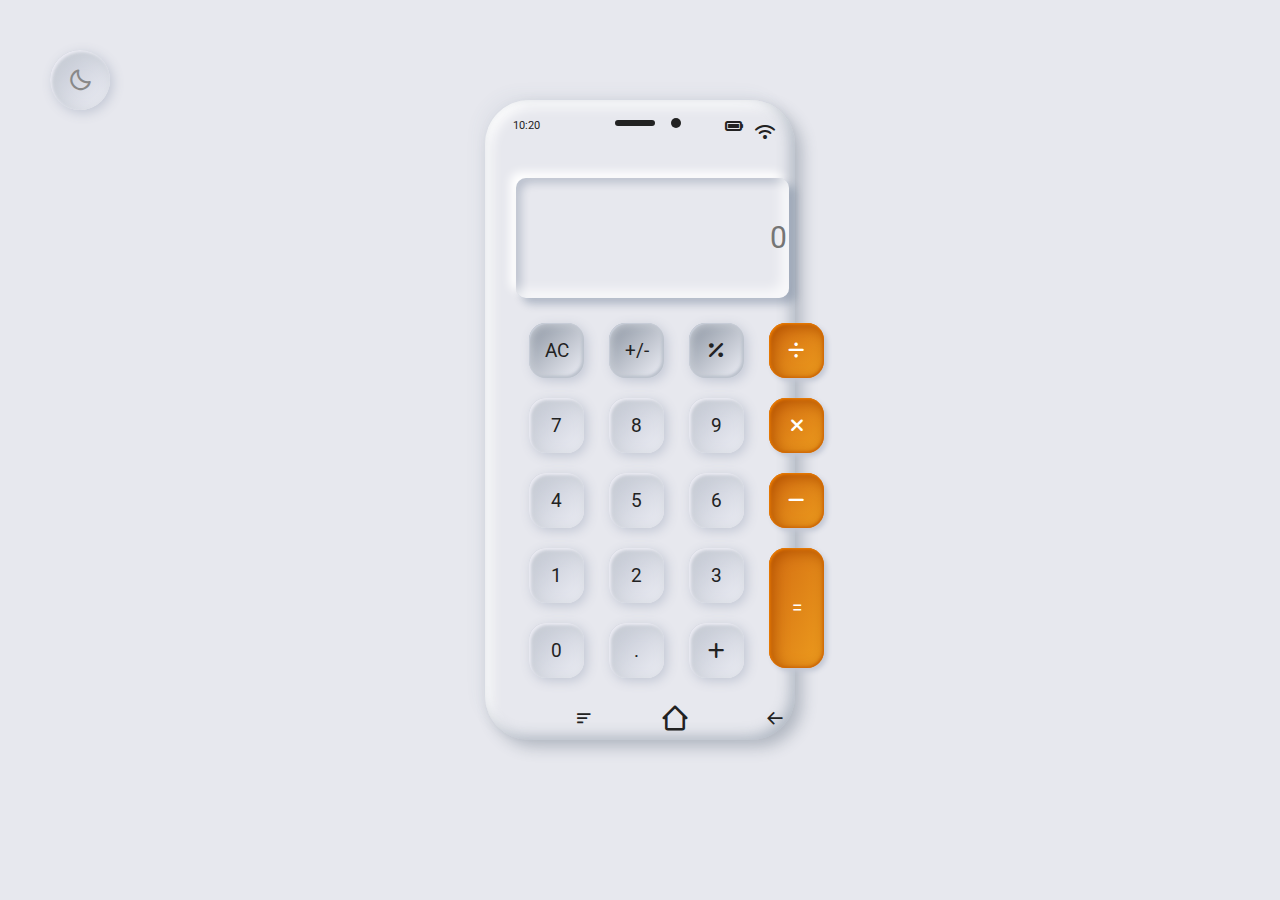
<file: calculator/ui/index.html>
<!DOCTYPE html>
<html lang="en">
<head>
<meta charset="UTF-8">
<meta name="viewport" content="width=device-width, initial-scale=1.0">
<title>Calculator UI - Aplication | AWDEV </title>
<meta name="description" content="OPPEN SOURCE Calculator UI - Aplication | AWDEV" />
<meta name="keywords" content="Calculator,Calculator UI,Calculator UI AWDEV,Aplikasi Calculator UI" />
<link href='https://unpkg.com/boxicons@2.1.2/css/boxicons.min.css' rel='stylesheet'>
<link rel="stylesheet" href="https://cdnjs.cloudflare.com/ajax/libs/font-awesome/6.1.1/css/all.min.css">
<link rel="stylesheet" href="https://cdn.jsdelivr.net/npm/bootstrap@4.5.3/dist/css/bootstrap.min.css">
<style type="text/css">
@import url('https://fonts.googleapis.com/css2?family=Roboto:wght@300;400;500&display=swap');
:root
{
--bodybg:#e7e8ee;
--btt:#222222;
--tcolor: rgb(119 119 119);

--BxSi:
6px 6px 8px rgba(13, 39, 80, 0.25),
-6px -6px 10px #fff,
inset -8px -8px 12px rgba(255,255,255,0.7),
inset 5px 5px 8px rgba(13,39,80,0.2);

--PSD-3d:
7px 7px 15px #45566754,
-8px -8px 15px #5165790a,
 inset -5px -4px 13px 0px #51657959,
 inset 6px 7px 12px 0px #fffffff0;

--eql-background:
linear-gradient(to bottom right, rgb(211 109 18),rgb(237 157 30));

--eql-shadow:
inset 1px 1px 3px rgb(249 133 0),
inset 4px 4px 15px rgb(179 83 0),
inset -1px -1px 3px rgb(204 99 8),
3px 3px 5px rgb(194 199 212);

--c-background: linear-gradient(to bottom right, rgb(139 148 161),rgb(239 240 247));
--c-shadow:
inset 1px 1px 1px rgb(200 206 217),
inset 2px 2px 8px rgb(202 207 214),
inset -2px -2px 3px rgb(180 187 199),
3px 3px 12px rgb(194 199 212);

--num-background:
linear-gradient(to bottom right, rgb(192 197 209),rgb(237 238 245));

--num-shadow:
inset 2px 2px 3px rgb(235 235 243),
inset 4px 4px 15px rgb(202 207 214),
3px 3px 12px rgb(194 199 212);

}

body.dark{


--bodybg:#1e212a;
--btt:#fff;
--tcolor: rgb(119 119 119);

--BxSi:6px 6px 8px rgb(0 0 0 / 50%),
-6px -6px 10px rgb(255 255 255 / 5%),
 inset -8px -8px 12px rgb(255 255 255 / 5%),
 inset 5px 5px 8px rgb(0 0 0 / 50%);

--PSD-3d:
5px 5px 15px rgb(0 0 0 / 18%),
5px 15px 15px rgb(0 0 0 / 25%),
inset 5px 5px 10px rgb(0 0 0 / 50%),
inset 5px 5px 20px rgb(255 255 255 / 20%),
inset -5px -5px 15px rgb(0 0 0 / 75%);


--eql-shadow:
inset 1px 1px 2px rgb(249 170 45 / 60%),
inset 4px 4px 15px rgb(165 78 4),
3px 3px 5px rgb(24 27 36);

--eql-shadow:
inset 1px 1px 2px rgb(249 170 45 / 60%),
inset 4px 4px 15px rgb(165 78 4),
3px 3px 5px rgb(24 27 36);

--c-background: linear-gradient(to bottom right, rgb(73 79 92),rgb(111 117 135));
--c-shadow:
inset 1px 1px 1px rgb(101 107 123),
inset 4px 4px 15px rgb(51 57 66),
3px 3px 5px rgb(24 27 36);

--num-background: linear-gradient(to bottom right, rgb(41 45 56),rgb(60 60 68));
--num-shadow:
inset 1px 1px 1px rgb(57 60 74),
inset 4px 4px 15px rgb(32 35 45),
3px 3px 5px rgb(24 27 36);

}

/***  ***/
*
{
margin: 0;
padding: 0;
font-family: 'Roboto', sans-serif;
}

body
{
background: var(--bodybg);
}
.iphone-x
{
margin-top: 100px;
}
.iphone-x .screen
{
width: 42%;
height: 640px;
margin: 0 auto;
min-width: 310px;
max-width: 310px;
border-radius: 44px;
background: var(--bodybg);
padding: 10px;
box-shadow:var(--PSD-3d);
}
.screen .notch
{
width: 159px;
height: 30px;
margin: 0 auto;
/** background: red;**/
border-bottom-right-radius: 15px;
border-bottom-left-radius: 15px;
}
.sound
{
top: 10px;
left: 54px;
width: 40px;
height: 6px;
position: relative;
background: var(--btt);
border-radius: 10px;
}
.camera
{
top: 2px;
left: 110px;
width: 10px;
height: 10px;
position: relative;
background: var(--btt);
border-radius: 100px;
}
.time
{
color: var(--btt);
width: 60px;
font-size: 11px;
margin-top: -22px;
background: transparent;
margin-left: 18px;
}
.battery
{
margin-top: -20px;
}
.battery i
{
color: var(--btt);
margin-left: 230px !important;
}
.wifi
{
margin-top: -18px !important;
margin-left: 260px;

}
.wifi i
{
color: var(--btt);
margin-top: -20px;
}

.area
{
min-width: 50% !important;
width: 94% !important;
min-height: 120px !important;
margin-left: 6px;
margin-top: -5px;
font-size: 30px !important;
text-align: right;
overflow: scroll;
outline: none;
border: none;
font-weight: 400;
color: var(--btt);
background: var(--bodybg);
border-radius: 10px;
padding: 2px;
box-shadow: var(--BxSi);
}
.calculator
{
margin: 0;
margin-top: 38px;
box-sizing: content-box;
}

.key
{
float: left !important;
font-size: 15px;
display: flex !important;
margin: -5%;
margin-left: auto !important;
margin-right: auto !important;
}
.fifth-col,
.fourth-col,
.third-col,
.second-col,
.first-col
{
padding-left: 9px;
display: inline-block;
margin-top: 20px !important;
justify-content: space-between !important;
}
.button
{
display: block;
padding-left: 40px;
min-height: 40px;
padding-right: 30px;
white-space: wrap;
word-wrap: break-word;
margin-top: 20px;
justify-content: space-between !important;
}
button
{
position: relative;
margin-left: -54px !important;
min-width: 55px;
align-items: center;
justify-content: center;
text-align: center;
padding: 0px;
color: var(--btt) !important;
border: none;
border-radius: 17px !important;
height: 55px;
outline: none;
font-weight: 400 !important;
font-size: 14pt !important;
}
.btn-work
{
color: var(--btt) !important;
}
.btn-equal
{
color: var(--btt) !important;
height: 120px !important;
}
button:focus
{
cursor: pointer;
outline: none !important;
border: none !important;
}
button:active
{
outline: none !important;
border: none !important;
}
button:hover
{
color: #696a6a !important;
}
.btn-work:hover,
.btn-equal:hover
{
color: #0b254e !important;
}
.home
{
margin-top: 415px;
margin-left: 66px;
font-size: 30px;
cursor: pointer;
color:var(--btt);
}
.menu
{
margin-top: 422px;
margin-left: -280px;
font-size: 20px;
cursor: pointer;
color:var(--btt);
}
.back
{
margin-top: 422px;
margin-left: 75px;
font-size: 20px;
cursor: pointer;
color:var(--btt);
}

#eql
{
background: var(--eql-background);
box-shadow: var(--eql-shadow);
color: #fff !important;
}

#c
{
background: var(--c-background);
box-shadow: var(--c-shadow);
}

#num
{
background: var(--num-background);
box-shadow: var(--num-shadow);
}

.drak-light
{
left: 50px;
display: flex;
position: absolute;
justify-content: center;
top: 50px;
width: 60px;
height: 60px;
background: var(--num-background);
box-shadow: var(--num-shadow);
text-align: center;
align-items: center;
border-radius: 50%;
}
.drak-light i
{
position: absolute;
font-size: 25px;
cursor: pointer;
transition: all 0.3s ease;
}
.drak-light i.sun
{
opacity: 0;
pointer-events: none;
}
.drak-light.active i.sun{
opacity: 1;
pointer-events:auto;
}
.drak-light.active i.moon{
opacity: 0;
pointer-events: none;
}
.bx-sun
{
color: #ffd900;
}
.bx-moon
{
color: #888;
}
</style>
</head>

<body>
<div class="container">
<div class="iphone-x">
    <div class="screen">
        <div class="notch">
            <div class="sound"></div>
            <div class="camera"></div>
        </div>
        <div class="time" id="time">
            <script>
                var time = document.getElementById('time').innerHTML;
                var today = new Date();
                var time = today.getHours() + ":" + today.getMinutes();
                time = document.write(time);
            </script>
        </div>
        <div class="battery">
            <i class="fa fa-battery-full"></i>
        </div>
        <div class="wifi">
            <i class="fa fa-wifi"></i>
        </div>

        <div class="top-nav"></div>

        <form class="calculator container">
            <input type="text" placeholder="0" name="displayResult" class="area" />

            <div class="key container" id="keyBoard">

                <div class="first-col"></div>

                <div class="second-col">
                    <div class="button">
                        <button type="button" name="" value="AC" class="btn-work"
                            onclick="displayResult.value=' '" id="c">
                            AC
                        </button>
                    </div>
                    <div class="button">
                        <button type="button" name="" value="7" onclick="calcNumbers(this.value)" id="num">
                            7
                        </button>
                    </div>
                    <div class="button">
                        <button type="button" name="" value="4" onclick="calcNumbers(this.value)" id="num">
                            4
                        </button>
                    </div>
                    <div class="button">
                        <button type="button" name="" value="1" onclick="calcNumbers(this.value)" id="num">
                            1
                        </button>
                    </div>
                    <div class="button">
                        <button type="button" name="" value="0" onclick="calcNumbers(this.value)" id="num">
                            0
                        </button>
                    </div>
                </div>
                <div class="third-col">
                    <div class="button">
                        <button type="button" name="" value="+/-" onclick="makeNegative(displayResult.value)"
                            class="btn-work" id="c">
                            +/-
                        </button>
                    </div>
                    <div class="button">
                        <button type="button" name="" value="8" onclick="calcNumbers(this.value)" id="num">
                            8
                        </button>
                    </div>
                    <div class="button">
                        <button type="button" name="" value="5" onclick="calcNumbers(this.value)" id="num">
                            5
                        </button>
                    </div>
                    <div class="button">
                        <button type="button" name="" value="2" onclick="calcNumbers(this.value)" id="num">
                            2
                        </button>
                    </div>
                    <div class="button">
                        <button type="button" name="" value="." onclick="calcNumbers(this.value)"
                            class="btn-work" id="num">
                            .
                        </button>
                    </div>
                </div>
                <div class="fourth-col">
                    <div class="button">
                        <button type="button" name="" value="%" onclick="calcNumbers(this.value)"
                            class="btn-work" id="c">
                            <i class="fa fa-percent"></i>
                        </button>
                    </div>
                    <div class="button">
                        <button type="button" name="" value="9" onclick="calcNumbers(this.value)" id="num">
                            9
                        </button>
                    </div>
                    <div class="button">
                        <button type="button" name="" value="6" onclick="calcNumbers(this.value)" id="num">
                            6
                        </button>
                    </div>
                    <div class="button">
                        <button type="button" name="" value="3" onclick="calcNumbers(this.value)" id="num">
                            3
                        </button>
                    </div>
                    <div class="button">
                        <button type="button" name="" value="+" onclick="calcNumbers(this.value)"
                            class="btn-work" id="num">
                            <i class="fa fa-plus"></i>
                        </button>
                    </div>
                </div>
                <div class="fifth-col">
                    <div class="button">
                        <button type="button" name="" value="/" onclick="calcNumbers(this.value)"
                            class="btn-work" id="eql"><i class="fa fa-divide"></i>
                        </button>
                    </div>
                    <div class="button">
                        <button type="button" name="" value="*" onclick="calcNumbers(this.value)"
                            class="btn-work" id="eql"><i class="fa fa-times"></i>
                        </button>
                    </div>
                    <div class="button">
                        <button type="button" name="" value="-" onclick="calcNumbers(this.value)"
                            class="btn-work" id="eql"><i class="fa fa-minus"></i>
                        </button>
                    </div>

                    <div class="button">
                        <button type="button" name="" value="="
                            onclick="(displayResult.value.includes('%'))?percentage(displayResult.value):displayResult.value=eval(displayResult.value);"
                            class="btn-equal" id="eql">
                            =
                        </button>
                    </div>
                </div>

                <div class="menu"><i class='bx bx-menu-alt-left'></i></div>
                <div class="home"><i class='bx bx-home-alt-2'></i></div>
                <div class="back"><i class='bx bx-arrow-back'></i></div>

            </div>
        </form>

    </div>
</div>
</div>

<div class="drak-light">
<i class="bx bx-moon moon"></i>
<i class="bx bx-sun sun"></i>
</div>
<script type="text/javascript">

function calcNumbers(result) {
document.querySelector('.area').value += result;
}


function percentage(result) {
var result1 = String(result);
if (result1.includes("%")) {
var a, b, percent;
var splitWord = [];
a = Number(splitWord[0]);
b = Number(splitWord[1]);
percent = (a / 100 * b);
document.querySelector('.area').value = percent;
}
}


function makeNegative(result) {
if (result.charAt(0) == '_') {
document.querySelector('.area').value = result.replace('-', '');
}
else {
document.querySelector('.area').value = '-' + result;
}
}



const body = document.querySelector("body"),
modeToggle = document.querySelector(".drak-light");

modeToggle.addEventListener("click" ,() =>{
modeToggle.classList.toggle("active");
body.classList.toggle("dark");
if(!body.classList.contains("dark"))
{
localStorage.setItem("mode", "light-mode");
}
else
{
localStorage.setItem("mode", "dark-mode");
}  
});
</script>
</body>

</html>
</file>
